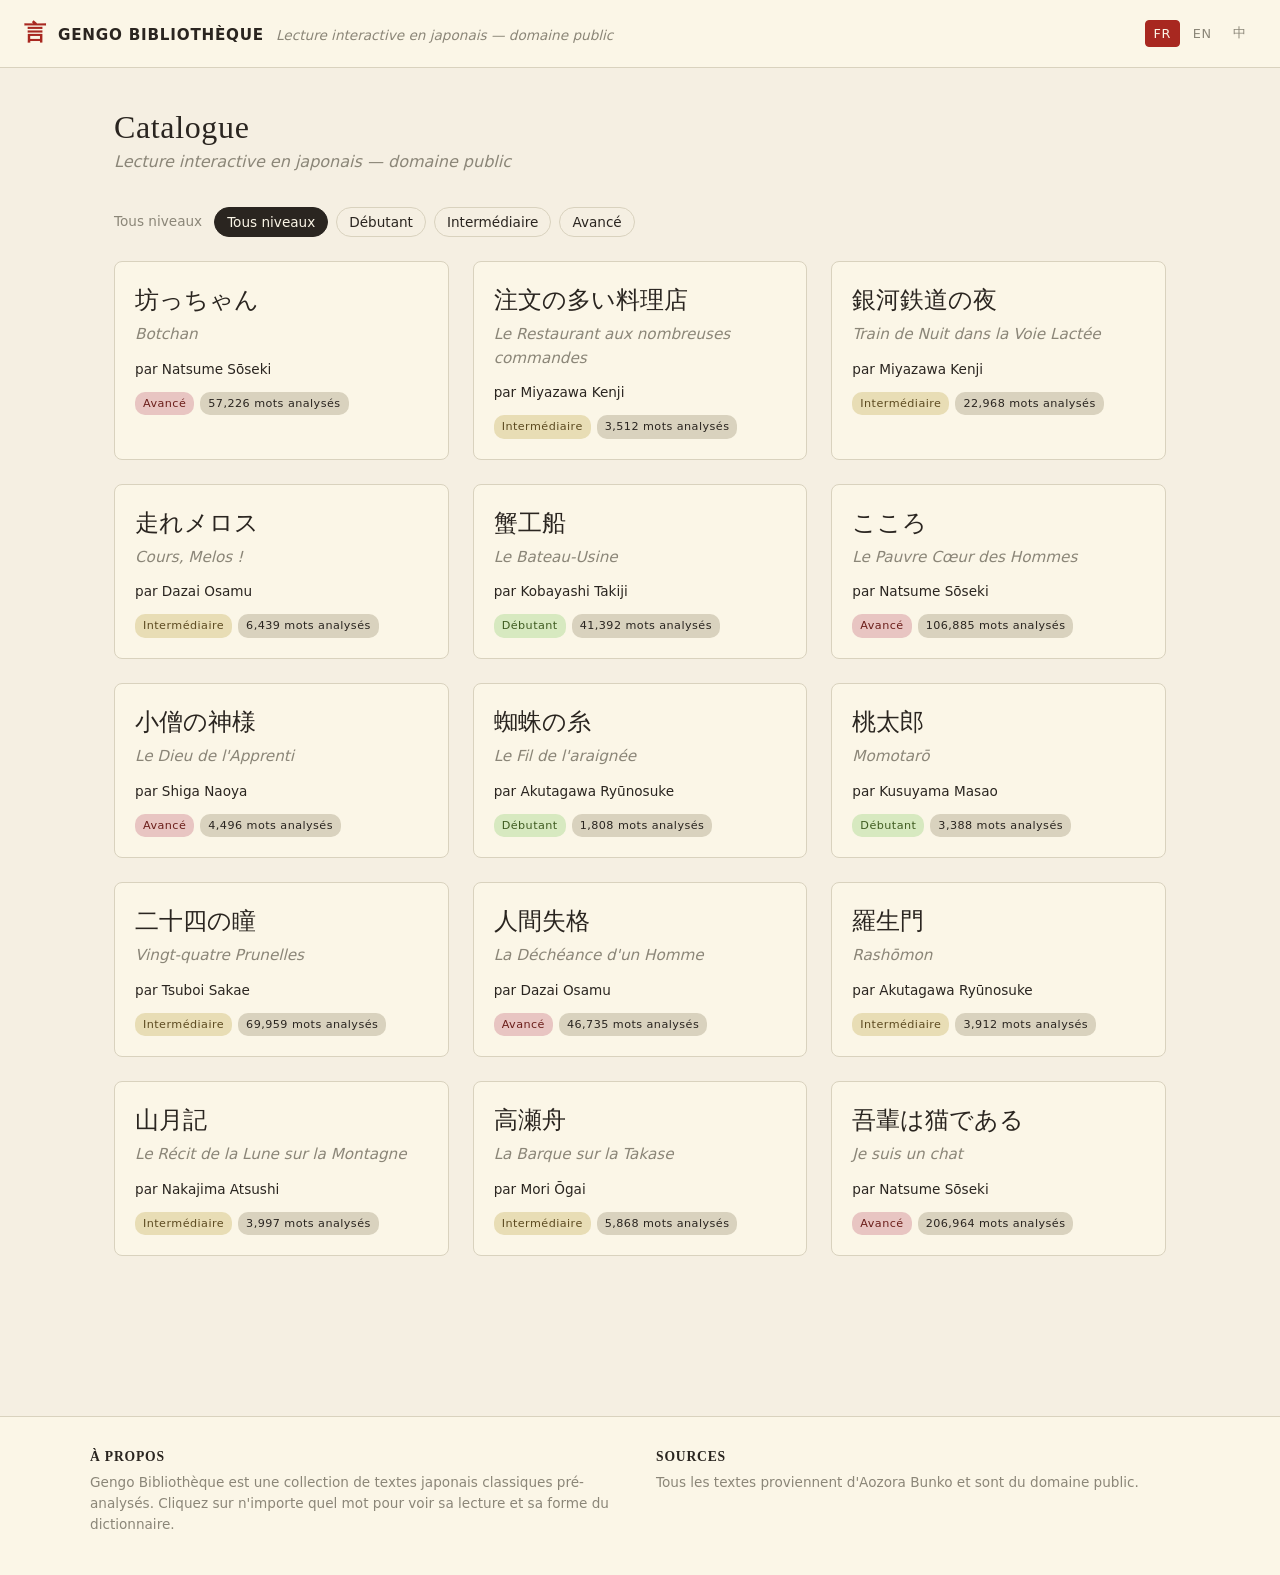
<file: public/index.html>
<!DOCTYPE html>
<html lang="fr">
<head>
<meta charset="UTF-8">
<meta name="viewport" content="width=device-width, initial-scale=1">
<title>Gengo Bibliothèque</title>
<meta name="description" content="Bibliothèque de littérature japonaise classique avec analyse interactive mot-à-mot.">
<link rel="stylesheet" href="css/site.css">
<script src="js/i18n.js" defer></script>
<script src="js/catalog.js" defer></script>
</head>
<body>

<header class="site-header">
  <a href="index.html" class="brand">
    <span class="brand-mark">言</span>
    <span class="brand-name" data-i18n="site.title">Gengo Bibliothèque</span>
    <span class="tagline" data-i18n="site.tagline">Lecture interactive en japonais — domaine public</span>
  </a>
  <div class="lang-switcher">
    <button data-lang="fr" type="button">FR</button>
    <button data-lang="en" type="button">EN</button>
    <button data-lang="zh" type="button">中</button>
  </div>
</header>

<main>
  <h1 data-i18n="catalog.heading">Catalogue</h1>
  <p class="lead" data-i18n="site.tagline">Lecture interactive en japonais — domaine public</p>

  <div class="filter-bar" id="filter-bar">
    <span class="filter-label" data-i18n="filter.all_levels">Tous niveaux</span>
    <button data-level="all" class="active" data-i18n="filter.all_levels">Tous niveaux</button>
    <button data-level="beginner" data-i18n="filter.beginner">Débutant</button>
    <button data-level="intermediate" data-i18n="filter.intermediate">Intermédiaire</button>
    <button data-level="advanced" data-i18n="filter.advanced">Avancé</button>
  </div>

  <div id="book-grid" class="book-grid">
    <p class="loading">…</p>
  </div>
</main>

<footer class="site-footer">
  <div class="footer-inner">
    <div>
      <h3 data-i18n="footer.about">À propos</h3>
      <p data-i18n="footer.about_text">Gengo Bibliothèque est une collection de textes japonais classiques pré-analysés. Cliquez sur n'importe quel mot pour voir sa lecture et sa forme du dictionnaire.</p>
    </div>
    <div>
      <h3 data-i18n="footer.sources">Sources</h3>
      <p data-i18n="footer.sources_text">Tous les textes proviennent d'Aozora Bunko et sont du domaine public.</p>
    </div>
  </div>
</footer>

</body>
</html>
</file>
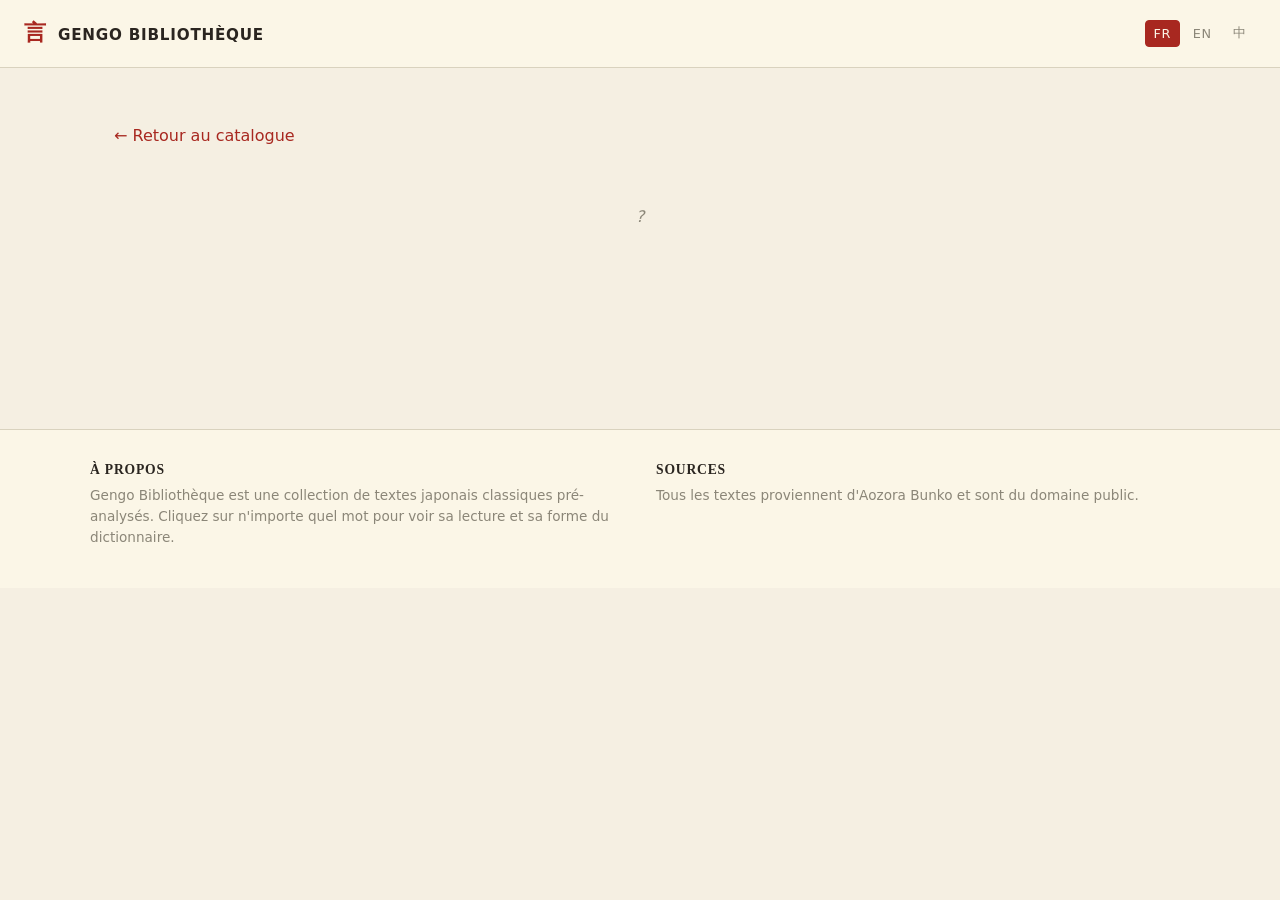
<file: public/book.html>
<!DOCTYPE html>
<html lang="fr">
<head>
<meta charset="UTF-8">
<meta name="viewport" content="width=device-width, initial-scale=1">
<title>Gengo Bibliothèque</title>
<link rel="stylesheet" href="css/site.css">
<script src="js/i18n.js" defer></script>
<script src="js/book.js" defer></script>
</head>
<body>

<header class="site-header">
  <a href="index.html" class="brand">
    <span class="brand-mark">言</span>
    <span class="brand-name" data-i18n="site.title">Gengo Bibliothèque</span>
  </a>
  <div class="lang-switcher">
    <button data-lang="fr" type="button">FR</button>
    <button data-lang="en" type="button">EN</button>
    <button data-lang="zh" type="button">中</button>
  </div>
</header>

<main>
  <p><a id="back-link" href="index.html" data-i18n="book.back_to_catalog">← Retour au catalogue</a></p>
  <div id="book-content" class="loading">…</div>
</main>

<footer class="site-footer">
  <div class="footer-inner">
    <div>
      <h3 data-i18n="footer.about">À propos</h3>
      <p data-i18n="footer.about_text"></p>
    </div>
    <div>
      <h3 data-i18n="footer.sources">Sources</h3>
      <p data-i18n="footer.sources_text"></p>
    </div>
  </div>
</footer>

</body>
</html>
</file>
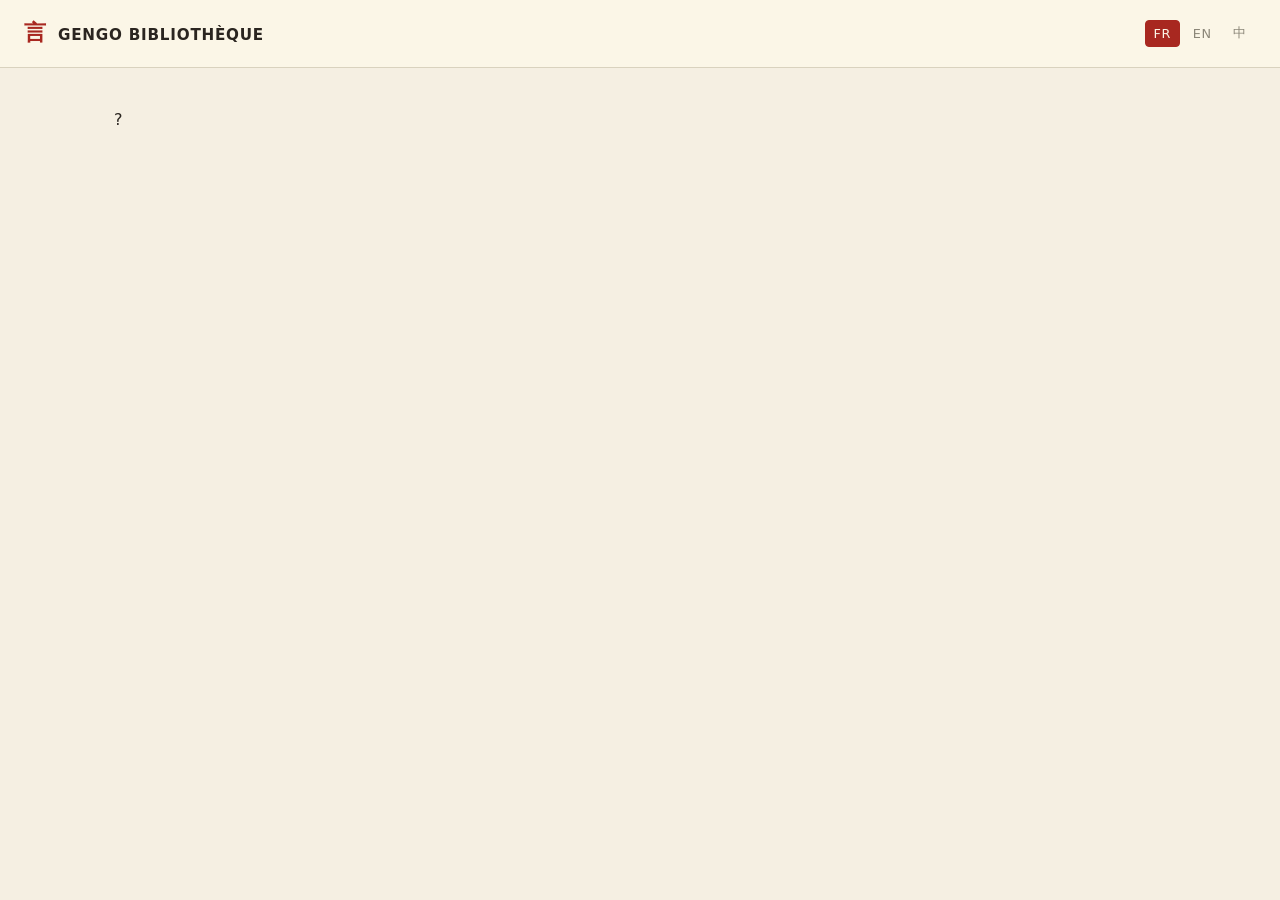
<file: public/read.html>
<!DOCTYPE html>
<html lang="fr">
<head>
<meta charset="UTF-8">
<meta name="viewport" content="width=device-width, initial-scale=1">
<title>Gengo — Lecture</title>
<link rel="stylesheet" href="css/site.css">
<script src="js/i18n.js" defer></script>
<script src="js/reader.js" defer></script>
<script src="js/read.js" defer></script>
</head>
<body>

<header class="site-header">
  <a href="index.html" class="brand">
    <span class="brand-mark">言</span>
    <span class="brand-name" data-i18n="site.title">Gengo Bibliothèque</span>
  </a>
  <div class="lang-switcher">
    <button data-lang="fr" type="button">FR</button>
    <button data-lang="en" type="button">EN</button>
    <button data-lang="zh" type="button">中</button>
  </div>
</header>

<main>
  <div id="reader-root">
    <p class="loading">…</p>
  </div>
</main>

</body>
</html>
</file>
<file: public/css/site.css>
/* ============================================================
   Gengo Library — visual style
   Inspired by the app's reading aesthetics: paper-cream background,
   serif Japanese, accent red for hanko-style highlights.
   ============================================================ */

:root {
  --bg: #F5EFE2;
  --paper: #FBF6E7;
  --fg: #2A2520;
  --subtle: #8B8678;
  --accent: #A82820;
  --accent-soft: #C9A872;
  --border: #D9D2BE;
  --shadow: 0 2px 10px rgba(0,0,0,0.08);
  --shadow-strong: 0 12px 36px rgba(0,0,0,0.18);

  --font-sans: -apple-system, BlinkMacSystemFont, "Helvetica Neue", "Segoe UI", system-ui, sans-serif;
  --font-jp: "Yu Mincho", "Hiragino Mincho ProN", "MS Mincho", serif;
  --font-serif: Georgia, "Times New Roman", serif;

  --max-width: 1100px;
  --reader-width: 720px;
}

* { box-sizing: border-box; }

html, body {
  margin: 0;
  padding: 0;
  background: var(--bg);
  color: var(--fg);
  font-family: var(--font-sans);
  line-height: 1.55;
  -webkit-font-smoothing: antialiased;
}

a { color: var(--accent); text-decoration: none; }
a:hover { text-decoration: underline; }

/* ===== Header ===== */
header.site-header {
  background: var(--paper);
  border-bottom: 1px solid var(--border);
  padding: 16px 24px;
  display: flex;
  align-items: center;
  justify-content: space-between;
  position: sticky;
  top: 0;
  z-index: 100;
}
header.site-header .brand {
  display: flex;
  align-items: baseline;
  gap: 12px;
  text-decoration: none;
  color: inherit;
}
header.site-header .brand-mark {
  font-family: var(--font-jp);
  font-size: 1.4rem;
  font-weight: 600;
  color: var(--accent);
}
header.site-header .brand-name {
  font-weight: 600;
  letter-spacing: 0.05em;
  text-transform: uppercase;
  font-size: 0.95rem;
}
header.site-header .tagline {
  color: var(--subtle);
  font-size: 0.85rem;
  font-style: italic;
}

/* Language switcher */
.lang-switcher {
  display: flex;
  gap: 4px;
}
.lang-switcher button {
  background: transparent;
  border: 1px solid transparent;
  color: var(--subtle);
  font-size: 0.8rem;
  font-weight: 500;
  letter-spacing: 0.04em;
  padding: 4px 8px;
  cursor: pointer;
  border-radius: 4px;
  font-family: var(--font-sans);
}
.lang-switcher button:hover { color: var(--fg); }
.lang-switcher button.active {
  background: var(--accent);
  color: var(--paper);
  border-color: var(--accent);
}

/* ===== Main layout ===== */
main {
  max-width: var(--max-width);
  margin: 0 auto;
  padding: 40px 24px 80px;
}

h1, h2, h3 {
  font-family: var(--font-serif);
  font-weight: 500;
  line-height: 1.2;
  color: var(--fg);
}
h1 {
  font-size: 2rem;
  margin: 0 0 4px;
  letter-spacing: 0.02em;
}
h2 {
  font-size: 1.4rem;
  margin: 32px 0 12px;
}

p.lead {
  color: var(--subtle);
  font-style: italic;
  font-size: 1rem;
  margin: 0 0 32px;
}

/* ===== Catalog grid ===== */
.filter-bar {
  display: flex;
  align-items: center;
  gap: 8px;
  margin: 16px 0 24px;
  flex-wrap: wrap;
}
.filter-bar .filter-label {
  font-size: 0.85rem;
  color: var(--subtle);
  margin-right: 4px;
}
.filter-bar button {
  background: transparent;
  border: 1px solid var(--border);
  padding: 6px 12px;
  cursor: pointer;
  border-radius: 16px;
  font-size: 0.85rem;
  color: var(--fg);
  font-family: var(--font-sans);
}
.filter-bar button:hover { background: var(--paper); }
.filter-bar button.active {
  background: var(--fg);
  color: var(--paper);
  border-color: var(--fg);
}

.book-grid {
  display: grid;
  grid-template-columns: repeat(auto-fill, minmax(260px, 1fr));
  gap: 24px;
  margin-top: 16px;
}
.book-card {
  background: var(--paper);
  border: 1px solid var(--border);
  border-radius: 8px;
  padding: 20px;
  text-decoration: none;
  color: inherit;
  display: block;
  transition: transform 0.15s ease-out, box-shadow 0.15s;
}
.book-card:hover {
  transform: translateY(-2px);
  box-shadow: var(--shadow);
  text-decoration: none;
}

.book-card .book-title-ja {
  font-family: var(--font-jp);
  font-size: 1.5rem;
  font-weight: 500;
  margin: 0 0 4px;
  color: var(--fg);
}
.book-card .book-title-tr {
  font-style: italic;
  color: var(--subtle);
  font-size: 0.95rem;
  margin: 0 0 12px;
}
.book-card .book-author {
  font-size: 0.85rem;
  color: var(--fg);
  margin: 0 0 12px;
}
.book-card .book-meta {
  display: flex;
  flex-wrap: wrap;
  gap: 6px;
  margin-top: 12px;
}
.book-card .badge {
  display: inline-block;
  font-size: 0.7rem;
  padding: 3px 8px;
  border-radius: 10px;
  font-weight: 500;
  letter-spacing: 0.04em;
}
.badge-level-beginner { background: #D7E9C0; color: #3F5C20; }
.badge-level-intermediate { background: #E8DDB5; color: #5C4A20; }
.badge-level-advanced { background: #E8C5C2; color: #6B1E1A; }
.badge-tokens { background: var(--border); color: var(--fg); }

/* ===== Book page ===== */
.book-page-header {
  display: grid;
  grid-template-columns: 1fr;
  gap: 24px;
  margin-bottom: 32px;
}
.book-page-title-ja {
  font-family: var(--font-jp);
  font-size: 3rem;
  font-weight: 500;
  margin: 0 0 4px;
  line-height: 1.1;
}
.book-page-title-tr {
  font-style: italic;
  font-size: 1.2rem;
  color: var(--subtle);
  margin: 0 0 8px;
}
.book-page-author {
  font-size: 1rem;
  color: var(--fg);
  margin: 0 0 16px;
}
.book-page-summary {
  background: var(--paper);
  padding: 16px 20px;
  border-left: 3px solid var(--accent-soft);
  border-radius: 4px;
  font-size: 0.95rem;
  line-height: 1.6;
}

.toc-list {
  list-style: none;
  padding: 0;
  margin: 16px 0;
  border-top: 1px solid var(--border);
}
.toc-list li {
  border-bottom: 1px solid var(--border);
}
.toc-list a {
  display: flex;
  padding: 12px 8px;
  color: var(--fg);
  text-decoration: none;
  align-items: baseline;
  gap: 12px;
}
.toc-list a:hover {
  background: var(--paper);
  text-decoration: none;
}
.toc-list .toc-num {
  color: var(--subtle);
  font-family: var(--font-serif);
  font-size: 0.9rem;
  min-width: 32px;
}
.toc-list .toc-title {
  font-family: var(--font-jp);
  font-size: 1.1rem;
}
.toc-list .toc-stats {
  margin-left: auto;
  color: var(--subtle);
  font-size: 0.8rem;
}

/* ===== Reader ===== */
.reader-toolbar {
  background: var(--paper);
  border: 1px solid var(--border);
  border-radius: 8px;
  padding: 8px 12px;
  display: flex;
  align-items: center;
  gap: 8px;
  flex-wrap: wrap;
  margin-bottom: 20px;
  position: sticky;
  top: 76px;
  z-index: 50;
}
.reader-toolbar select,
.reader-toolbar button {
  font-family: var(--font-sans);
  font-size: 0.85rem;
  padding: 6px 12px;
  background: var(--bg);
  border: 1px solid var(--border);
  border-radius: 6px;
  color: var(--fg);
  cursor: pointer;
}
.reader-toolbar select { padding: 6px 8px; }
.reader-toolbar button:hover {
  background: var(--paper);
  border-color: var(--subtle);
}
.reader-toolbar button:disabled {
  opacity: 0.4;
  cursor: not-allowed;
}
.reader-toolbar .progress {
  color: var(--subtle);
  font-size: 0.85rem;
  min-width: 60px;
  text-align: center;
}
.reader-toolbar .furigana-toggle {
  font-family: var(--font-jp);
  font-weight: 600;
  min-width: 2.5em;
}
.reader-toolbar .furigana-toggle.active {
  background: var(--accent);
  color: var(--paper);
  border-color: var(--accent);
}
.reader-toolbar .spacer { flex: 1; }

.chapter-content {
  max-width: var(--reader-width);
  margin: 0 auto;
  font-family: var(--font-jp);
  font-size: 1.15rem;
  line-height: 2.0;
  color: var(--fg);
  background: var(--paper);
  padding: 32px 40px;
  border: 1px solid var(--border);
  border-radius: 8px;
  box-shadow: var(--shadow);
}
.chapter-content h1 {
  text-align: center;
  font-family: var(--font-jp);
  font-size: 1.6rem;
  margin: 0 0 24px;
  color: var(--fg);
}
.chapter-content p {
  margin: 0 0 1.4em;
  text-align: justify;
  text-indent: 1em;
}

.chapter-nav {
  max-width: var(--reader-width);
  margin: 16px auto 0;
  display: flex;
  justify-content: space-between;
  gap: 12px;
}
.chapter-nav button {
  font-family: var(--font-sans);
  font-size: 0.9rem;
  padding: 10px 16px;
  background: var(--paper);
  border: 1px solid var(--border);
  border-radius: 6px;
  color: var(--fg);
  cursor: pointer;
}
.chapter-nav button:disabled {
  opacity: 0.4;
  cursor: not-allowed;
}
.chapter-nav button:not(:disabled):hover {
  background: var(--bg);
  border-color: var(--subtle);
}

/* ===== Words ===== */
.word {
  display: inline-block;
  cursor: pointer;
  border-bottom: 1px dotted transparent;
  transition: background 0.12s, border-color 0.12s, transform 0.15s ease-out, box-shadow 0.15s;
  padding: 0 1px;
  border-radius: 3px;
  transform-origin: center bottom;
  position: relative;
}
.word:hover {
  border-bottom-color: var(--accent);
  background: var(--bg);
  transform: scale(1.4);
  box-shadow: 0 4px 14px rgba(0,0,0,0.2);
  z-index: 10;
}
.word ruby rt {
  display: none;
  font-size: 0.5em;
  color: var(--subtle);
  font-weight: normal;
  line-height: 1;
}
body.furigana-on .word ruby rt {
  display: revert;
}

/* ===== Word popup ===== */
.popup-backdrop {
  position: fixed;
  inset: 0;
  z-index: 1000;
  background: transparent;
}
.word-popup {
  position: fixed;
  z-index: 1001;
  min-width: 260px;
  max-width: 360px;
  padding: 18px 20px 16px;
  background: var(--paper);
  color: var(--fg);
  border: 1px solid var(--border);
  border-radius: 10px;
  box-shadow: var(--shadow-strong);
  font-size: 0.95rem;
  line-height: 1.4;
  animation: popup-in 0.14s ease-out;
}
@keyframes popup-in {
  from { opacity: 0; transform: translateY(-4px); }
  to   { opacity: 1; transform: translateY(0); }
}
.word-popup-close {
  position: absolute;
  top: 6px;
  right: 8px;
  background: none;
  border: none;
  color: var(--subtle);
  font-size: 1.1rem;
  cursor: pointer;
  padding: 4px 8px;
  border-radius: 4px;
  line-height: 1;
}
.word-popup-close:hover {
  background: var(--bg);
  color: var(--fg);
}
.word-popup-surface {
  font-family: var(--font-jp);
  font-size: 2rem;
  font-weight: 500;
  line-height: 1.2;
  margin-bottom: 6px;
  padding-right: 28px;
}
.word-popup-surface ruby rt {
  font-size: 0.45em;
  color: var(--subtle);
  font-weight: normal;
}
.word-popup-reading {
  font-family: var(--font-jp);
  color: var(--subtle);
  font-size: 1.05rem;
  margin-bottom: 8px;
}
.word-popup-meta {
  margin: 10px 0 14px;
  padding: 0;
  display: grid;
  grid-template-columns: max-content 1fr;
  gap: 4px 12px;
  font-size: 0.85rem;
}
.word-popup-meta dt {
  color: var(--subtle);
  font-weight: 500;
  text-transform: uppercase;
  letter-spacing: 0.04em;
  font-size: 0.7rem;
  align-self: center;
}
.word-popup-meta dd { margin: 0; color: var(--fg); }
.word-popup-lemma {
  font-family: var(--font-jp);
  font-size: 1.1rem;
}
.word-popup-actions {
  margin-top: 4px;
  padding-top: 12px;
  border-top: 1px dashed var(--border);
  display: flex;
  gap: 8px;
}
.word-popup-jisho {
  display: inline-block;
  padding: 6px 12px;
  background: var(--accent);
  color: var(--paper);
  text-decoration: none;
  border-radius: 6px;
  font-size: 0.85rem;
  font-weight: 500;
}
.word-popup-jisho:hover {
  background: #8B1F18;
  text-decoration: none;
}

/* ===== Footer ===== */
footer.site-footer {
  border-top: 1px solid var(--border);
  background: var(--paper);
  padding: 32px 24px;
  margin-top: 80px;
  font-size: 0.85rem;
  color: var(--subtle);
}
footer.site-footer .footer-inner {
  max-width: var(--max-width);
  margin: 0 auto;
  display: grid;
  grid-template-columns: 1fr 1fr;
  gap: 32px;
}
footer.site-footer h3 {
  font-size: 0.85rem;
  font-weight: 600;
  letter-spacing: 0.06em;
  text-transform: uppercase;
  color: var(--fg);
  margin: 0 0 6px;
}
footer.site-footer p { margin: 0 0 8px; line-height: 1.55; }

/* ===== Loading & empty states ===== */
.loading, .empty {
  text-align: center;
  color: var(--subtle);
  font-style: italic;
  padding: 40px 0;
}

/* ===== Responsive ===== */
@media (max-width: 640px) {
  header.site-header { padding: 12px 16px; }
  header.site-header .tagline { display: none; }
  main { padding: 24px 16px 60px; }
  .book-page-title-ja { font-size: 2.2rem; }
  .chapter-content { padding: 20px 16px; font-size: 1.05rem; line-height: 1.85; }
  footer.site-footer .footer-inner { grid-template-columns: 1fr; }
}
</file>
